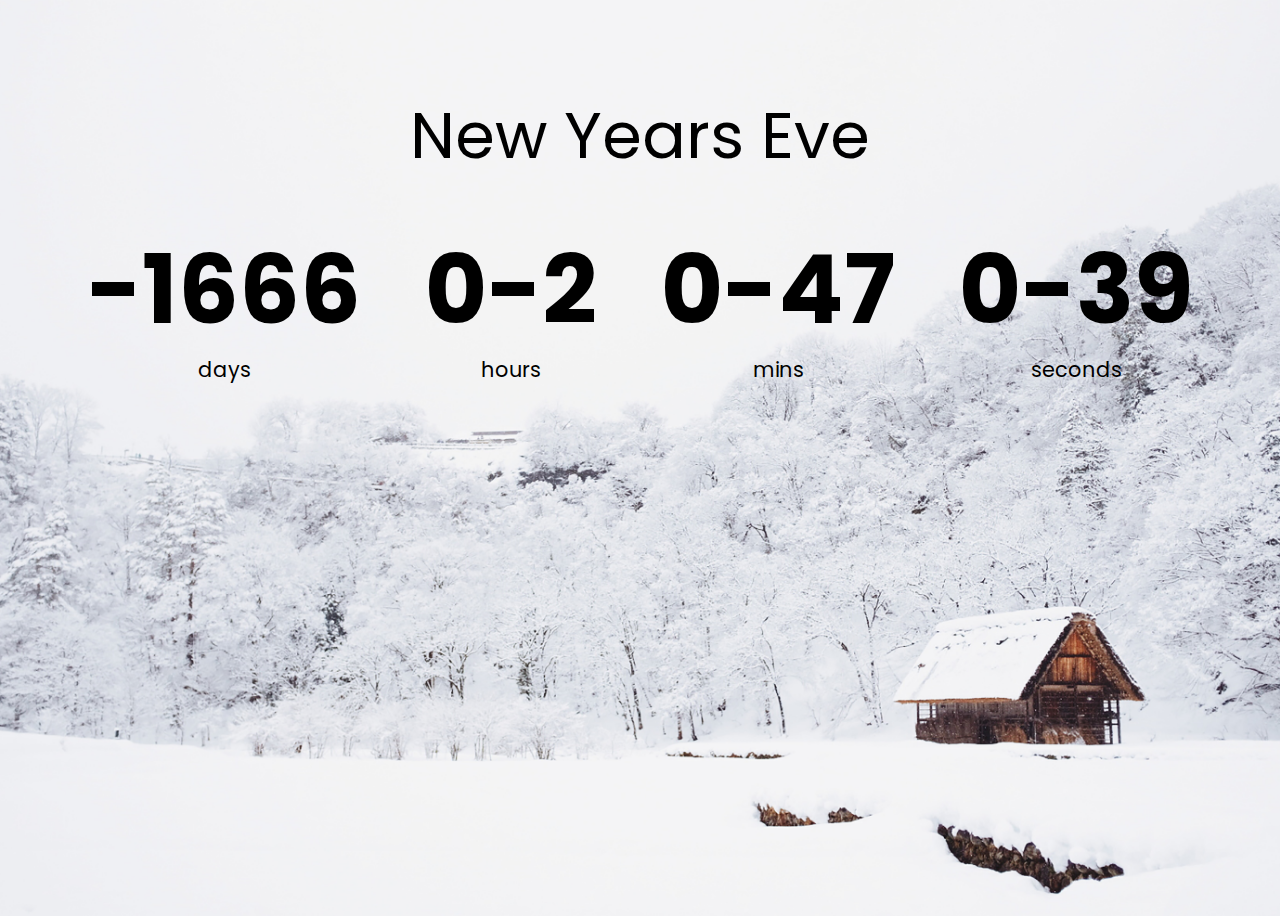
<file: countDownTimer/index.html>
<!DOCTYPE html>
<html lang="en">
    <head>
        <meta charset="UTF-8" />
        <meta name="viewport" content="width=device-width, initial-scale=1.0" />
        <title>Countdown Timer</title>
        <link rel="stylesheet" href="style.css" />
        <script src="script.js" defer></script>
    </head>
    <body>
        <h1>New Years Eve</h1>
        <div class="countdown-container">
            <div class="countdown-el days-c">
                <p class="big-text" id="days">0</p>
                <span>days</span>
            </div>
            <div class="countdown-el hours-c">
                <p class="big-text" id="hours">0</p>
                <span>hours</span>
            </div>
            <div class="countdown-el mins-c">
                <p class="big-text" id="mins">0</p>
                <span>mins</span>
            </div>
            <div class="countdown-el seconds-c">
                <p class="big-text" id="seconds">0</p>
                <span>seconds</span>
            </div>
        </div>
    </body>
</html>
</file>
<file: countDownTimer/style.css>
@import url("https://fonts.googleapis.com/css2?family=Poppins:wght@200;400;600&display=swap");

body {
  background-image: url("./snow.jpg");
  background-position: center center;
  background-size: cover;
  display: flex;
  flex-direction: column;
  align-items: center;
  min-height: 100vh;
  font-family: "Poppins", sans-serif;
}

h1 {
  font-weight: normal;
  font-size: 4rem;
  margin-top: 5rem;
}
.countdown-container {
  display: flex;
  flex-wrap: wrap;
  justify-content: center;
}

.big-text {
  font-weight: bold;
  font-size: 6rem;
  line-height: 1;
  margin: 1rem 2rem;
}

.countdown-el {
  text-align: center;
}

.countdown-el span {
  font-size: 1.3rem;
}
</file>
